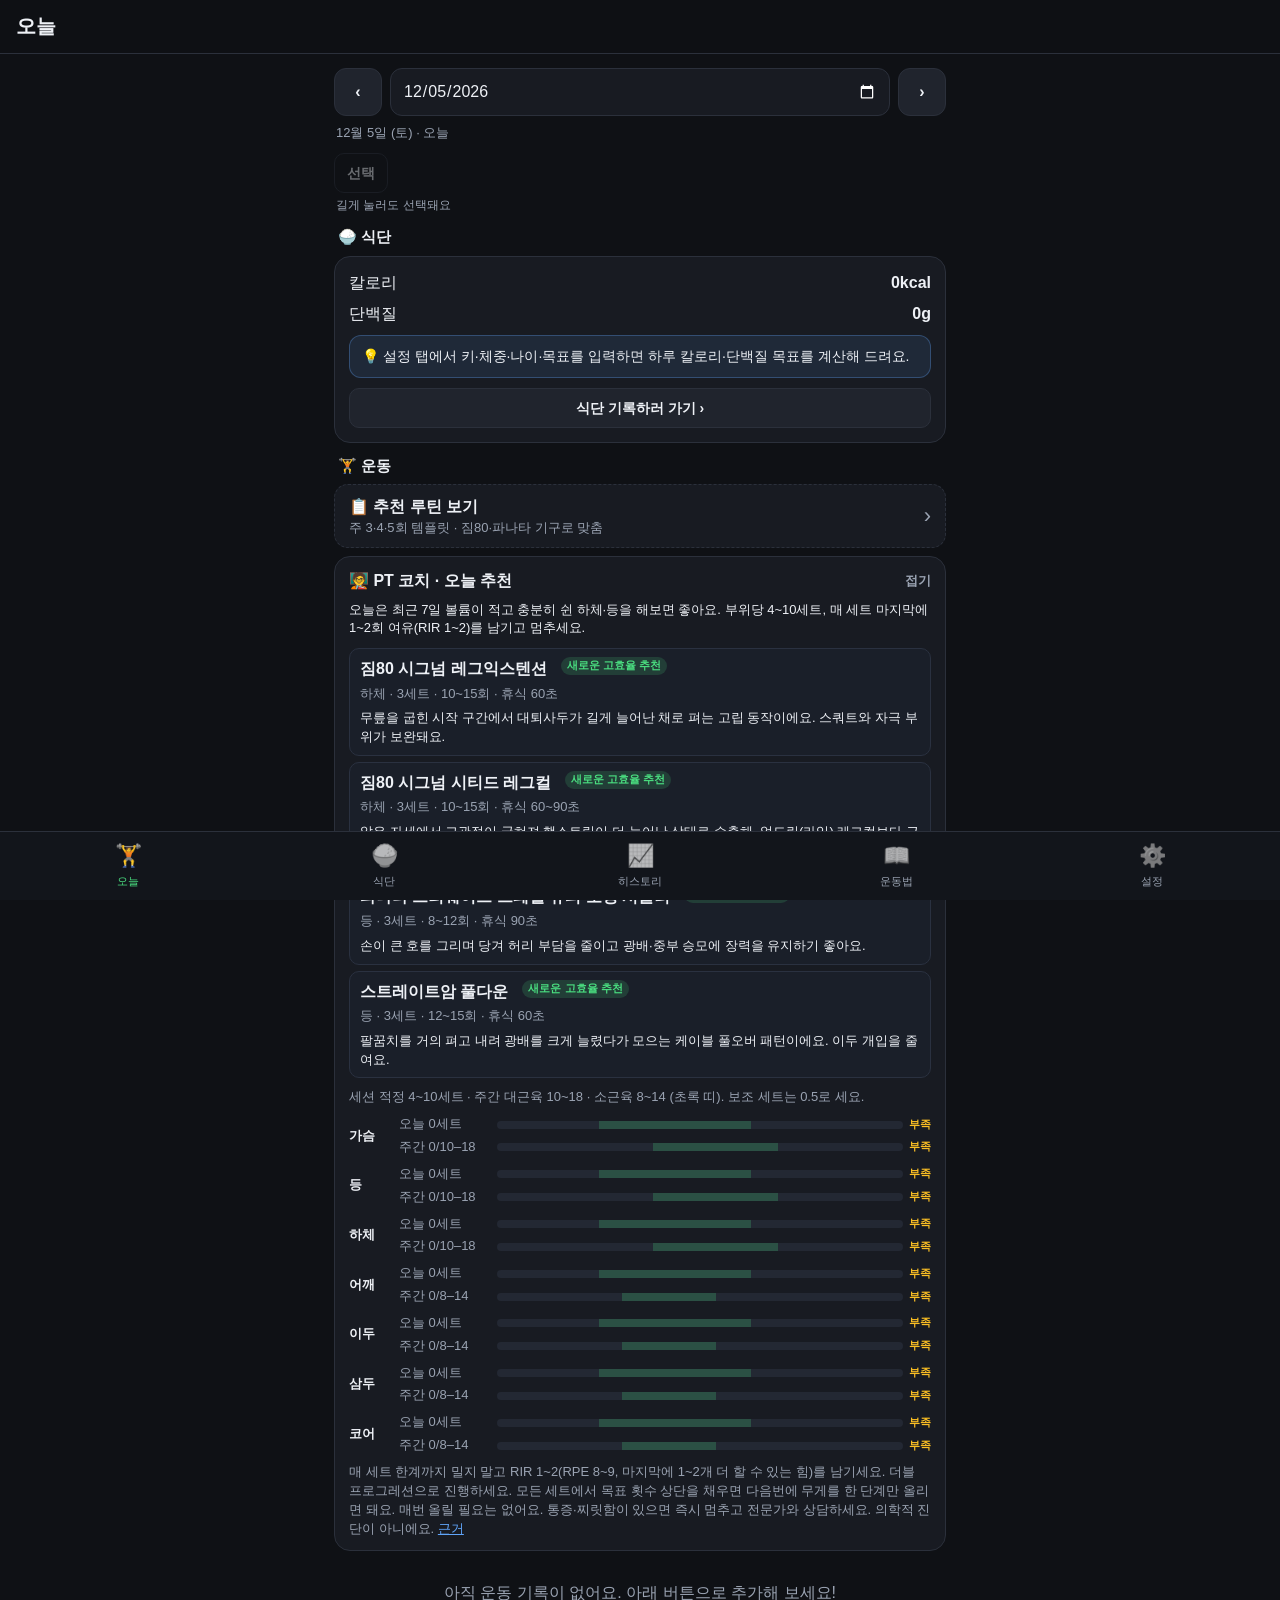
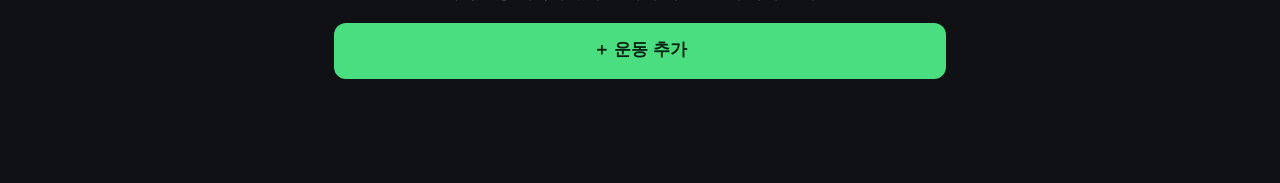
<file: index.html>
<!doctype html>
<html lang="ko">
<head>
<meta charset="utf-8">
<meta name="viewport" content="width=device-width, initial-scale=1, viewport-fit=cover">
<meta name="theme-color" content="#0f1115">
<meta name="description" content="상우님의 운동·식단 기록 앱">
<meta name="apple-mobile-web-app-capable" content="yes">
<meta name="mobile-web-app-capable" content="yes">
<meta name="apple-mobile-web-app-status-bar-style" content="black-translucent">
<meta name="apple-mobile-web-app-title" content="핏로그">
<title>핏로그 · 운동·식단 기록</title>
<link rel="manifest" href="manifest.json">
<link rel="icon" href="icons/icon-192.png">
<link rel="apple-touch-icon" href="icons/apple-touch-icon.png">
<link rel="stylesheet" href="styles.css">
</head>
<body>
<header class="topbar">
  <h1 id="title">오늘</h1>
  <button id="backBtn" class="icon-btn hidden" aria-label="뒤로">‹</button>
</header>
<main id="app"></main>
<nav class="tabbar">
  <button data-tab="log" class="tab active"><span class="ti">🏋️</span><span>오늘</span></button>
  <button data-tab="diet" class="tab"><span class="ti">🍚</span><span>식단</span></button>
  <button data-tab="history" class="tab"><span class="ti">📈</span><span>히스토리</span></button>
  <button data-tab="guide" class="tab"><span class="ti">📖</span><span>운동법</span></button>
  <button data-tab="settings" class="tab"><span class="ti">⚙️</span><span>설정</span></button>
</nav>
<div id="sheet" class="sheet hidden" role="dialog" aria-modal="true">
  <div class="sheet-backdrop"></div>
  <div class="sheet-panel"><div id="sheetBody"></div></div>
</div>
<div id="toast" class="toast hidden"></div>
<script src="exercises.js"></script>
<script src="brands.js"></script>
<script src="gyms.js"></script>
<script src="foods.js"></script>
<script src="brand_foods.js"></script>
<script src="home_recipes.js"></script>
<script src="standards.js"></script>
<script src="forms.js"></script>
<script src="pt_coach.js"></script>
<script src="app.js"></script>
</body>
</html>
</file>
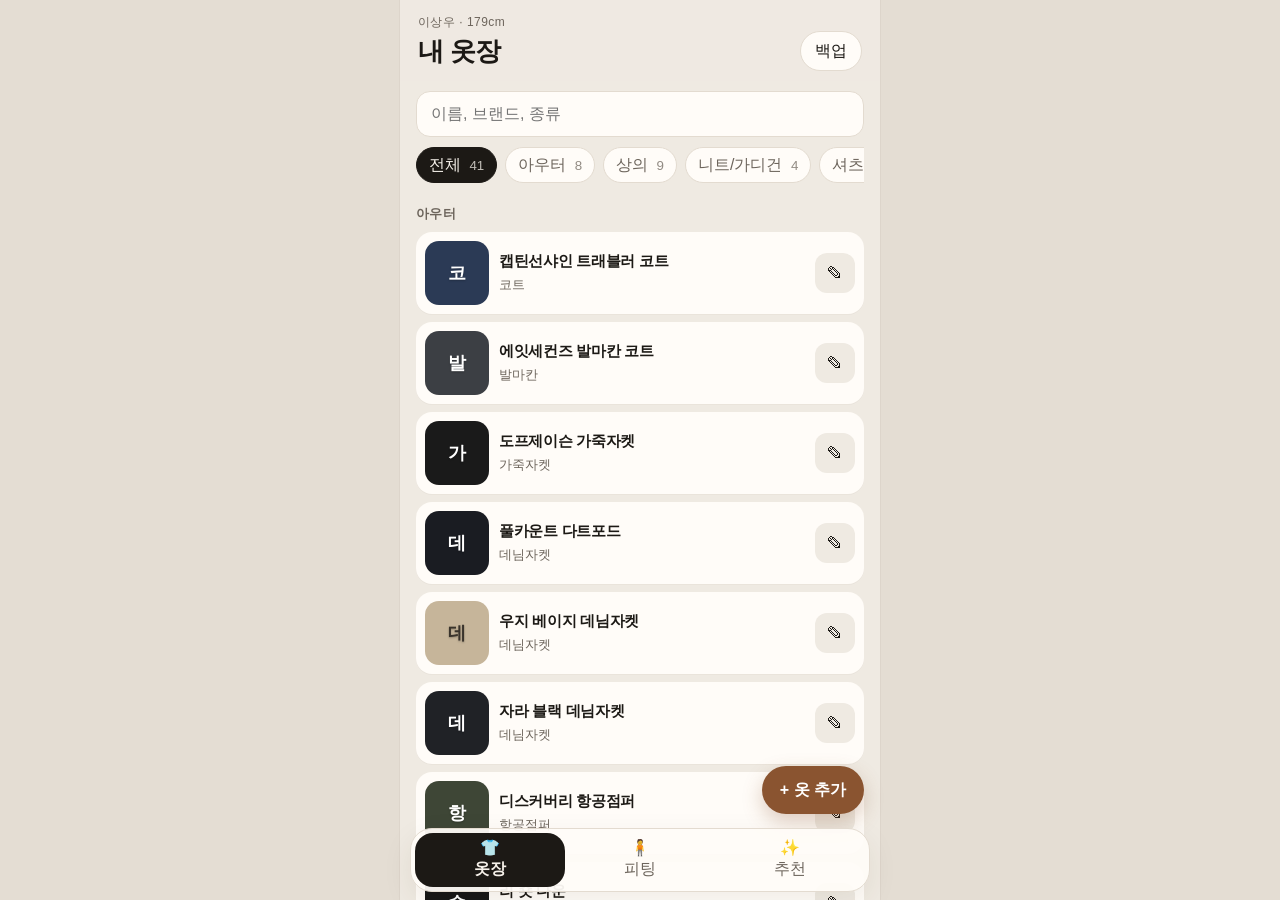
<file: closet/index.html>
<!doctype html>
<html lang="ko">
<head>
<meta charset="utf-8">
<meta name="viewport" content="width=device-width, initial-scale=1, viewport-fit=cover">
<meta name="theme-color" content="#efeae2">
<meta name="description" content="이상우의 옷장. 옷을 기록하고 마네킹에 입혀 보고, 데이트·마실 코디를 받아요.">
<meta name="apple-mobile-web-app-capable" content="yes">
<meta name="mobile-web-app-capable" content="yes">
<meta name="apple-mobile-web-app-status-bar-style" content="default">
<meta name="apple-mobile-web-app-title" content="옷장">
<title>이상우 옷장</title>
<link rel="icon" href="icons/icon-192.png">
<link rel="apple-touch-icon" href="icons/icon-192.png">
<link rel="manifest" href="manifest.json">
<link rel="stylesheet" href="css/styles.css">
</head>
<body>
<div class="app">
  <header class="top">
    <div>
      <p class="who">이상우 · 179cm</p>
      <h1 id="title">내 옷장</h1>
    </div>
    <button id="backupBtn" class="ghost" type="button">백업</button>
  </header>
  <main id="view"><p class="loading">옷장 여는 중…</p></main>
  <button id="fab" class="fab" type="button">+ 옷 추가</button>
  <nav class="tabs" aria-label="메뉴">
    <button class="tab on" type="button" data-act="tab" data-tab="closet"><span class="ti">👕</span><span>옷장</span></button>
    <button class="tab" type="button" data-act="tab" data-tab="fit"><span class="ti">🧍</span><span>피팅<span id="fitCount" class="count" hidden>0</span></span></button>
    <button class="tab" type="button" data-act="tab" data-tab="reco"><span class="ti">✨</span><span>추천</span></button>
  </nav>
  <div id="sheet" class="sheet" hidden></div>
  <div id="toast" class="toast" hidden></div>
</div>
<script src="js/data.js"></script>
<script src="js/color.js"></script>
<script src="js/db.js"></script>
<script src="js/draw.js"></script>
<script src="js/reco.js"></script>
<script src="js/app.js"></script>
</body>
</html>
</file>
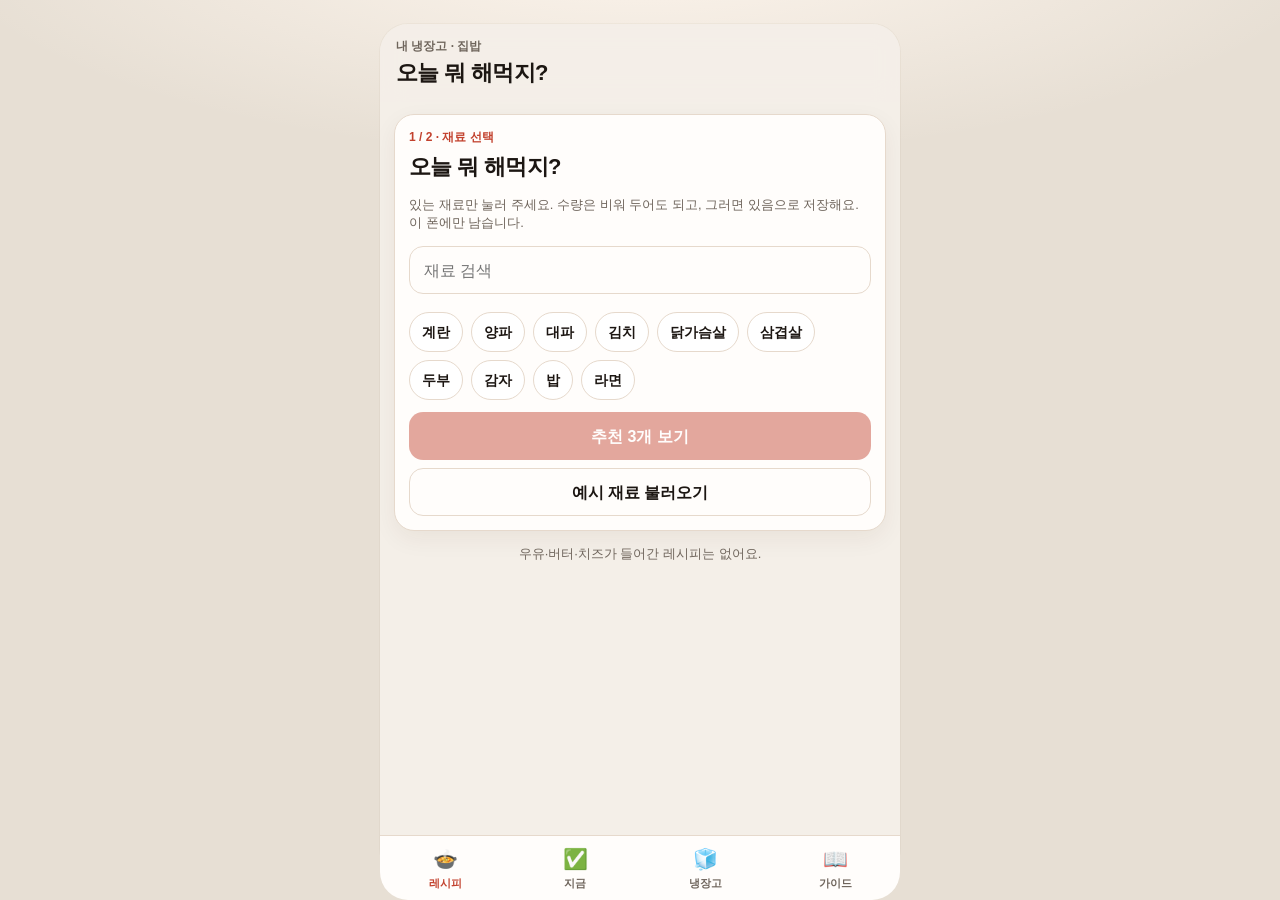
<file: recipes/index.html>
<!doctype html>
<html lang="ko">
<head>
<meta charset="utf-8">
<meta name="viewport" content="width=device-width, initial-scale=1, viewport-fit=cover">
<meta name="theme-color" content="#f4efe8">
<meta name="description" content="내 냉장고 재료로 오늘 해먹을 집밥 3개를 골라 주는 레시피.">
<meta name="apple-mobile-web-app-capable" content="yes">
<meta name="mobile-web-app-capable" content="yes">
<meta name="apple-mobile-web-app-status-bar-style" content="default">
<meta name="apple-mobile-web-app-title" content="집밥">
<title>집밥</title>
<link rel="icon" href="icons/icon-192.png">
<link rel="apple-touch-icon" href="icons/icon-192.png">
<link rel="manifest" href="manifest.json">
<link rel="stylesheet" href="css/app.css">
</head>
<body>
<div class="app">
  <header class="top">
    <button id="back" class="back" type="button" hidden aria-label="뒤로">‹</button>
    <div>
      <p class="eyebrow">내 냉장고 · 집밥</p>
      <h1 id="title">레시피</h1>
    </div>
  </header>
  <main id="view"></main>
  <nav class="nav" aria-label="메뉴">
    <button type="button" data-tab="list" data-hash="#/" class="on"><span class="ti">🍲</span><span>레시피</span></button>
    <button type="button" data-tab="now" data-hash="#/now"><span class="ti">✅</span><span>지금</span></button>
    <button type="button" data-tab="fridge" data-hash="#/fridge"><span class="ti">🧊</span><span>냉장고</span></button>
    <button type="button" data-tab="guide" data-hash="#/guide"><span class="ti">📖</span><span>가이드</span></button>
  </nav>
  <div id="toast" class="toast" hidden></div>
</div>
<script src="js/measure.js"></script>
<script src="js/recipes.js"></script>
<script src="js/more-recipes.js"></script>
<script src="js/more-b.js"></script>
<script src="js/more-c.js"></script>
<script src="js/app.js"></script>
</body>
</html>
</file>
<file: styles.css>
:root{
  --bg:#0f1115; --card:#181b22; --card2:#20242d; --line:#2b303b; --text:#eef1f6; --muted:#9aa3b2;
  --accent:#4ade80; --accent2:#22c55e; --up:#4ade80; --down:#f87171; --same:#a3a3a3; --warn:#fbbf24; --blue:#60a5fa;
  --r:16px; --safe-b:env(safe-area-inset-bottom,0px);
}
*{box-sizing:border-box;-webkit-tap-highlight-color:transparent}
html,body{margin:0;background:var(--bg);color:var(--text);font-family:-apple-system,BlinkMacSystemFont,"Apple SD Gothic Neo","Pretendard","Noto Sans KR","Malgun Gothic",sans-serif;font-size:16px;line-height:1.45}
body{padding-bottom:calc(84px + var(--safe-b))}
button,input,select{font:inherit;color:inherit}
.hidden{display:none!important}
.topbar{position:sticky;top:0;z-index:10;display:flex;align-items:center;gap:8px;padding:calc(env(safe-area-inset-top,0px) + 12px) 16px 12px;background:rgba(15,17,21,.92);backdrop-filter:blur(10px);border-bottom:1px solid var(--line)}
.topbar h1{font-size:20px;margin:0;flex:1;order:2}
.icon-btn{order:1;background:none;border:0;font-size:32px;line-height:1;width:44px;height:44px;margin-left:-10px;cursor:pointer}
main{padding:14px 14px 20px;max-width:640px;margin:0 auto}
.tabbar{position:fixed;left:0;right:0;bottom:0;z-index:20;display:flex;background:#12151b;border-top:1px solid var(--line);padding-bottom:var(--safe-b)}
.tab{flex:1;background:none;border:0;padding:8px 0 10px;display:flex;flex-direction:column;align-items:center;gap:2px;font-size:12px;color:var(--muted);min-height:62px;cursor:pointer}
.tab .ti{font-size:22px;filter:grayscale(1);opacity:.7}
.tab.active{color:var(--accent)} .tab.active .ti{filter:none;opacity:1}
.card{background:var(--card);border:1px solid var(--line);border-radius:var(--r);padding:14px;margin-bottom:12px}
.row{display:flex;align-items:center;gap:8px}
.between{justify-content:space-between}
.muted{color:var(--muted)} .small{font-size:13px}
.btn{display:inline-flex;align-items:center;justify-content:center;gap:6px;min-height:48px;padding:0 16px;border-radius:12px;border:1px solid var(--line);background:var(--card2);font-weight:600;cursor:pointer}
.btn.primary{background:var(--accent);color:#06210f;border-color:transparent}
.btn.ghost{background:transparent}
.btn.danger{color:var(--down);border-color:#4a2a2a}
.btn.block{width:100%}
.btn.sm{min-height:40px;padding:0 12px;font-size:14px;border-radius:10px}
.datebar{display:flex;align-items:center;gap:8px;margin-bottom:12px}
.datebar input{flex:1;min-height:48px;background:var(--card);border:1px solid var(--line);border-radius:12px;padding:0 12px;color-scheme:dark;font-size:16px}
.datebar .btn{min-width:48px;padding:0}
.ex-head{display:flex;align-items:flex-start;justify-content:space-between;gap:8px;margin-bottom:8px}
.ex-name{font-size:18px;font-weight:700;margin:0}
.ex-name button{background:none;border:0;padding:0;font-weight:700;font-size:18px;text-align:left;cursor:pointer}
.tag{display:inline-block;font-size:12px;padding:2px 8px;border-radius:999px;background:var(--card2);color:var(--muted);margin-right:4px}
.sets{width:100%;border-collapse:collapse}
.set-row{display:grid;grid-template-columns:34px 1fr 1fr 44px 44px;gap:6px;align-items:center;margin-bottom:6px}
.set-row.hdr{font-size:12px;color:var(--muted);margin-bottom:4px}
.set-no{text-align:center;color:var(--muted);font-weight:700}
.set-row input{width:100%;min-height:46px;border-radius:10px;border:1px solid var(--line);background:var(--bg);text-align:center;font-size:18px;font-weight:600;padding:0 4px}
.set-row input:focus{outline:2px solid var(--accent);border-color:transparent}
.mini{min-height:44px;border-radius:10px;border:1px solid var(--line);background:var(--card2);cursor:pointer;font-size:16px}
.mini.del{color:var(--down)}
.actions{display:flex;gap:8px;margin-top:6px;flex-wrap:wrap}
.actions .btn{flex:1}
.cmp{margin-top:12px;border-top:1px dashed var(--line);padding-top:12px}
.prev-sets{font-size:14px;color:var(--muted);margin-bottom:8px}
.metrics{display:grid;grid-template-columns:1fr 1fr;gap:8px}
.metric{background:var(--card2);border-radius:12px;padding:8px 10px}
.metric .lbl{font-size:12px;color:var(--muted)}
.metric .val{font-size:16px;font-weight:700}
.metric .d{display:block;margin-left:0}
.mini.dup{font-size:13px;font-weight:600}
.d{font-weight:700;font-size:14px;margin-left:4px}
.up{color:var(--up)} .down{color:var(--down)} .same{color:var(--same)}
.msg{margin-top:10px;padding:10px 12px;border-radius:12px;background:rgba(74,222,128,.1);border:1px solid rgba(74,222,128,.25);font-weight:600}
.msg.neutral{background:rgba(163,163,163,.08);border-color:rgba(163,163,163,.2)}
.msg.down{background:rgba(248,113,113,.08);border-color:rgba(248,113,113,.25);color:var(--text)}
.plateau{margin-top:8px;padding:10px 12px;border-radius:12px;background:rgba(251,191,36,.1);border:1px solid rgba(251,191,36,.3);font-size:14px}
.target{margin-top:8px;padding:10px 12px;border-radius:12px;background:rgba(96,165,250,.1);border:1px solid rgba(96,165,250,.3);font-size:14px}
.pr{display:inline-block;background:var(--warn);color:#2a1d00;font-weight:800;font-size:12px;padding:2px 8px;border-radius:999px;margin-left:6px}
.empty{text-align:center;padding:40px 16px;color:var(--muted)}
.empty .big{font-size:44px}
.search{width:100%;min-height:48px;background:var(--card);border:1px solid var(--line);border-radius:12px;padding:0 14px;margin-bottom:10px;font-size:16px}
.chips{display:flex;gap:6px;overflow-x:auto;padding-bottom:6px;margin-bottom:8px;scrollbar-width:none}
.chip{flex:none;min-height:38px;padding:0 14px;border-radius:999px;border:1px solid var(--line);background:var(--card);cursor:pointer;font-size:14px}
.chip.on{background:var(--accent);color:#06210f;border-color:transparent;font-weight:700}
.chip-lbl{font-size:12px;color:var(--muted);margin:0 2px 4px}
.chip-lbl + .chips{margin-bottom:4px}
.list-item{display:flex;align-items:center;justify-content:space-between;gap:10px;width:100%;min-height:58px;padding:10px 14px;background:var(--card);border:1px solid var(--line);border-radius:14px;margin-bottom:8px;text-align:left;cursor:pointer}
.list-item .t{font-weight:700}
.list-item .s{font-size:13px;color:var(--muted)}
.chev{color:var(--muted);font-size:22px}
.sheet{position:fixed;inset:0;z-index:50}
.sheet-backdrop{position:absolute;inset:0;background:rgba(0,0,0,.6)}
.sheet-panel{position:absolute;left:0;right:0;bottom:0;max-height:88vh;overflow:auto;background:var(--bg);border-radius:20px 20px 0 0;border-top:1px solid var(--line);padding:16px 14px calc(16px + var(--safe-b));max-width:640px;margin:0 auto}
.sheet-panel h2{margin:4px 0 12px;font-size:19px}
.field{margin-bottom:12px}
.field label{display:block;font-size:13px;color:var(--muted);margin-bottom:4px}
.field input,.field select{width:100%;min-height:48px;background:var(--card);border:1px solid var(--line);border-radius:12px;padding:0 12px;font-size:16px}
.guide h3{font-size:16px;margin:16px 0 6px}
.guide ol,.guide ul{margin:0;padding-left:22px}
.guide li{margin-bottom:6px}
.safety{margin-top:16px;padding:12px;border-radius:12px;background:rgba(248,113,113,.08);border:1px solid rgba(248,113,113,.3);font-size:14px}
.rec{display:grid;grid-template-columns:repeat(3,1fr);gap:8px}
.rec div{background:var(--card2);border-radius:12px;padding:8px;text-align:center}
.rec b{display:block;font-size:15px}
.chart-wrap{background:var(--card);border:1px solid var(--line);border-radius:var(--r);padding:10px;margin-bottom:12px}
.chart-wrap svg{width:100%;height:auto;display:block}
.seg{display:flex;background:var(--card2);border-radius:12px;padding:4px;margin-bottom:10px}
.seg button{flex:1;min-height:40px;border:0;background:none;border-radius:9px;font-size:14px;color:var(--muted);cursor:pointer}
.seg button.on{background:var(--bg);color:var(--text);font-weight:700}
.toast{position:fixed;left:50%;bottom:calc(96px + var(--safe-b));transform:translateX(-50%);background:#fff;color:#111;padding:10px 16px;border-radius:999px;font-weight:600;z-index:60;box-shadow:0 6px 24px rgba(0,0,0,.4);max-width:90vw;text-align:center;display:flex;align-items:center;gap:10px}
.sum-line{font-size:14px;color:var(--muted)}
.stat-grid{display:grid;grid-template-columns:repeat(3,1fr);gap:8px;margin-bottom:12px}
.stat{background:var(--card);border:1px solid var(--line);border-radius:14px;padding:10px;text-align:center}
.stat b{display:block;font-size:20px}
.stat span{font-size:12px;color:var(--muted)}
textarea{width:100%;min-height:140px;background:var(--card);border:1px solid var(--line);border-radius:12px;padding:10px;font-size:13px;color:var(--text)}
.sec-h{font-size:15px;margin:6px 4px 8px;color:var(--text)}
.bar-row{margin-bottom:8px}
.bar{height:12px;border-radius:999px;background:var(--card2);overflow:hidden;margin-top:4px}
.bar i{display:block;height:100%;border-radius:999px;background:var(--accent);transition:width .3s}
.bar.p i{background:var(--blue)}
.bar.over i{background:var(--down)}
.macro-grid{display:grid;grid-template-columns:repeat(3,1fr);gap:8px;margin-top:6px}
.macro-grid.four{grid-template-columns:repeat(4,1fr)}
.macro-grid>div{background:var(--card2);border-radius:12px;padding:8px;text-align:center}
.macro-grid b{display:block;font-size:15px}
.macro-grid small{font-weight:400;color:var(--muted);font-size:11px}
.tip{margin-top:10px;padding:10px 12px;border-radius:12px;background:rgba(96,165,250,.1);border:1px solid rgba(96,165,250,.3);font-size:14px}
.meal-h{margin:0;font-size:16px}
.food-row{display:flex;justify-content:space-between;align-items:center;gap:10px;width:100%;min-height:54px;padding:8px 10px;margin-top:8px;background:var(--card2);border:0;border-radius:12px;text-align:left;cursor:pointer}
.food-row .t{font-weight:600}.food-row .s{font-size:12px;color:var(--muted)}
.food-row .r{text-align:right;flex:none}.food-row .r b{font-size:16px}.food-row .r span{font-size:12px;color:var(--muted);margin-left:2px}
.add-food{margin-top:8px;border-style:dashed}
.num-in{flex:1;min-height:48px;background:var(--bg);border:1px solid var(--line);border-radius:12px;padding:0 12px;font-size:18px;font-weight:600;text-align:center;min-width:0}
.stepper{display:flex;gap:8px}.stepper .btn{width:56px;font-size:22px;padding:0}
.stepper input{flex:1;min-height:48px;background:var(--card);border:1px solid var(--line);border-radius:12px;text-align:center;font-size:20px;font-weight:700;min-width:0}
.grid2{display:grid;grid-template-columns:1fr 1fr;gap:0 10px}
.check{display:flex;align-items:center;gap:8px;font-size:14px;min-height:40px}
.check input{width:22px;height:22px}
.legend{display:flex;gap:14px;justify-content:center;font-size:12px;color:var(--muted);margin-top:4px}
.legend i{display:inline-block;width:10px;height:10px;border-radius:50%;margin-right:4px;vertical-align:-1px}
.prev-line{font-size:14px;margin-top:6px}
.safety ul{margin:6px 0 0;padding-left:18px}
.tabbar .tab{font-size:11px}
/* v3: 음식 분량·출처·근거 */
.chips.wrap{flex-wrap:wrap;overflow:visible}
.src-tag{display:inline-block;font-size:11px;padding:0 6px;border-radius:8px;background:#232833;color:var(--muted);margin-left:4px;white-space:nowrap}
.src-tag.home{background:#243528;color:#b7e3a8}
.srcbox{background:#171b23;border:1px solid var(--line);border-radius:12px;padding:10px 12px;margin:0 0 12px;line-height:1.55}
.srcbox > div + div{margin-top:4px}
.srcbox .warn{color:var(--warn)}
.list-item.sm{min-height:46px;padding:8px 12px}
.list-item.sm .chev{font-size:12px;color:var(--accent)}
details.guide{background:#171b23;border:1px solid var(--line);border-radius:12px;padding:8px 12px;margin-bottom:10px}
details.guide summary{cursor:pointer;font-weight:700;font-size:14px}
.ptable{width:100%;border-collapse:collapse;margin:8px 0;font-size:13px}
.ptable th{text-align:left;font-weight:600;padding:5px 8px 5px 0;vertical-align:top;white-space:nowrap}
.ptable td{padding:5px 0;color:var(--text)}
.ptable tr + tr{border-top:1px solid var(--line)}
.card.ev h3{margin:0 0 8px}
.card.ev code{font-size:12px;background:#171b23;padding:1px 5px;border-radius:6px}
.card.ev a, .muted a{color:var(--blue)}
.refs{padding-left:20px;line-height:1.5}
.refs li{margin-bottom:8px;word-break:break-word}
/* v4: 상위 %, 기대치, 자세 그림 */
.pct{margin-top:8px;padding:10px 12px;border-radius:12px;background:rgba(251,191,36,.08);border:1px solid rgba(251,191,36,.28);font-size:14px}
.pct a,.pct-card a,.pct-sum a{color:var(--accent)}
.expect{margin:0 0 12px;padding:10px 12px;border-radius:12px;background:rgba(74,222,128,.08);border:1px solid rgba(74,222,128,.25);font-size:14px}
.pct-big{font-size:20px;margin:4px 0 2px}.pct-big b{color:#fbbf24;font-size:26px}
.lvbar{width:100%;height:auto;display:block;margin-top:4px}
.pct-row{display:grid;grid-template-columns:1fr auto 52px;gap:8px;align-items:center;padding:7px 0;border-bottom:1px solid #232733;font-size:14px}
.pct-row:last-of-type{border-bottom:0}.pct-row b{color:#fbbf24}.pct-row .lv{color:var(--muted,#9aa3b2);font-size:12px;text-align:right}
.form-card h3{margin:14px 0 8px}
.form-stage{position:relative;background:#11141a;border-radius:14px;overflow:hidden}
.form-main{width:100%;height:auto;display:block}
.form-play{position:absolute;left:8px;bottom:8px;width:36px;height:36px;border-radius:50%;border:1px solid #2b303b;background:rgba(15,17,21,.85);color:#eef1f6;font-size:14px}
.form-cap{margin:6px 2px 0}
.form-minis{display:grid;grid-template-columns:1fr 1fr;gap:8px;margin-top:10px}
.form-mini{margin:0;background:#11141a;border-radius:12px;padding:4px 4px 6px;border:1px solid #232733}
.form-mini svg{width:100%;height:auto;display:block}
.form-mini figcaption{font-size:12px;text-align:center;color:#cbd5e1;margin-top:2px}
.form-mini.bad{border-color:rgba(248,113,113,.45)}.form-mini.bad figcaption{color:#fca5a5}
.cues{list-style:none;padding:0;margin:0}
.cues li{display:flex;gap:10px;align-items:flex-start;padding:6px 0;font-size:14px;line-height:1.45}
.cue-n{flex:0 0 22px;height:22px;border-radius:50%;border:2px solid #4ade80;color:#4ade80;font-weight:800;font-size:12px;display:flex;align-items:center;justify-content:center;margin-top:1px}
.breath{margin-top:10px;padding:10px 12px;border-radius:12px;background:rgba(96,165,250,.08);border:1px solid rgba(96,165,250,.25);font-size:14px}
.bodymap{width:100%;max-width:360px;height:auto;display:block;margin:0 auto 6px}
@media (prefers-reduced-motion: reduce){.form-play{display:none}}
/* 브랜드 · 루틴 (v7) */
.tag.brand{font-weight:700;margin:0 6px 2px 0}
.tag.brand.gym80{background:rgba(251,146,60,.16);color:#fdba74}
.tag.brand.panatta{background:rgba(96,165,250,.16);color:#93c5fd}
.brand-card{border-color:rgba(251,191,36,.35)}
.chk{display:flex;align-items:center;gap:8px;min-height:44px;padding:4px 2px;cursor:pointer}
.chk input{width:22px;height:22px;accent-color:var(--accent)}
.rt-dh{display:flex;justify-content:space-between;align-items:center;gap:8px}
.rt-dh h3{margin:0;font-size:16px}
.rt-it{display:flex;flex-wrap:wrap;justify-content:space-between;align-items:center;gap:6px 8px;padding:10px 0;border-top:1px solid var(--line)}
.rt-it:first-of-type{border-top:0}
.rt-t{min-width:0;flex:1 1 100%}
.rt-t a{color:inherit;font-weight:700;text-decoration:none}
.rt-t .s{font-size:13px;color:var(--muted);margin-top:2px}
.rt-ed{display:flex;gap:6px;flex:none;margin-left:auto}
.rt-ed .mini{min-width:44px;min-height:38px;width:auto;padding:0 10px;font-size:15px}
.rt-today{border-color:rgba(74,222,128,.35)}
.rt-cta{border-style:dashed}
.wk-row{display:grid;grid-template-columns:62px 1fr 74px;align-items:center;gap:8px;margin:5px 0;font-size:13px}
.wk-bar{position:relative;height:12px;border-radius:6px;background:var(--card2);overflow:hidden}
.wk-bar .band{position:absolute;top:0;bottom:0;background:rgba(74,222,128,.18)}
.wk-bar b{position:absolute;left:0;top:2px;bottom:2px;border-radius:4px;background:var(--accent)}
.wk-bar s{position:absolute;top:2px;bottom:2px;border-radius:4px;background:var(--accent);opacity:.4}
.wk-v{text-align:right;font-weight:700}
.wk-v em{font-style:normal;font-weight:400;font-size:11px;color:var(--muted)}
.wk-v.low em{color:#fbbf24}.wk-v.high em{color:#f87171}
/* v8: 내 헬스장 */
.rt-note{font-size:12px;color:var(--muted);margin-top:3px;line-height:1.4}
#gymSel{width:100%;min-height:48px;background:var(--card);border:1px solid var(--line);border-radius:12px;padding:0 12px;font-size:16px}
.gym-h{margin:16px 2px 8px;font-size:16px}
.gym-eq .tag{margin:0;white-space:nowrap}
.tag.ok{background:rgba(34,197,94,.16);color:#86efac}
.tag.likely{background:rgba(250,204,21,.16);color:#fde047}
.gym-src{margin:6px 0 0;color:var(--muted);word-break:break-all}
.gym-src a{color:var(--muted);text-decoration:underline}

/* v10: 다중 선택 삭제 · 운동 썸네일 · 단백질 추정 */
.toast-act{background:none;border:0;color:#15803d;font-weight:800;padding:0;cursor:pointer;white-space:nowrap}
.est-badge{display:inline-block;margin-left:4px;padding:1px 6px;border-radius:999px;font-size:11px;font-weight:700;background:rgba(251,191,36,.16);color:var(--warn);vertical-align:middle}
.selbar{display:flex;gap:8px;align-items:center;margin:0 0 4px;flex-wrap:wrap}
.sel-hint{margin:0 2px 12px;font-size:12px;color:var(--muted)}
.food-row,.ex-card,.list-item[data-wsel]{-webkit-touch-callout:none;-webkit-user-select:none;user-select:none}
.ex-card input{-webkit-user-select:text;user-select:text}
.selbar .btn[disabled]{opacity:.4;pointer-events:none}
.sel-box{flex:none;width:22px;height:22px;border:2px solid var(--muted);border-radius:6px;background:transparent;position:relative;padding:0}
.food-row.sel-on .sel-box,.ex-card.sel-on .sel-box,.list-item.sel-on .sel-box{background:var(--accent);border-color:var(--accent)}
.food-row.sel-on .sel-box::after,.ex-card.sel-on .sel-box::after,.list-item.sel-on .sel-box::after{content:"";position:absolute;left:6px;top:2px;width:6px;height:11px;border:solid #06210f;border-width:0 2.5px 2.5px 0;transform:rotate(45deg)}
.food-row.sel-on,.ex-card.sel-on,.list-item.sel-on{outline:2px solid var(--accent);outline-offset:0}
.ex-card.sel-mode{cursor:pointer}
.ex-card.sel-mode .set-row,.ex-card.sel-mode .actions,.ex-card.sel-mode .cmp{pointer-events:none}
.ex-thumb{flex:none;width:46px;height:46px;border-radius:10px;overflow:hidden;background:var(--card2);display:flex;align-items:center;justify-content:center}
.ex-thumb svg{width:46px;height:46px;display:block}
.ex-thumb-fb{display:flex;align-items:center;justify-content:center;width:46px;height:46px;border-radius:10px;font-size:20px;font-weight:800;background:#2b303b}
.ex-thumb-fb[data-g="가슴"]{background:#7f1d1d}
.ex-thumb-fb[data-g="등"]{background:#1e3a5f}
.ex-thumb-fb[data-g="어깨"]{background:#713f12}
.ex-thumb-fb[data-g="하체"]{background:#14532d}
.ex-thumb-fb[data-g="둔근"]{background:#831843}
.ex-thumb-fb[data-g="팔"]{background:#4c1d95}
.ex-thumb-fb[data-g="복근"]{background:#134e4a}
.ex-thumb-fb[data-g="유산소"]{background:#1e3a8a}
.ex-list-main{flex:1;min-width:0}

.rv-sec{margin:16px 0 4px}
.rv-sec h3{margin:0 0 8px;font-size:16px}
.rv-sec p{margin:0 0 8px;line-height:1.5}
.rv-ex{background:var(--card2);border-radius:12px;padding:10px 12px;margin-top:8px}
.rv-ex .nm{font-weight:700}
.rv-ex .meta{font-size:12px;color:var(--muted);margin-top:2px}
.rv-ex p{margin:8px 0 0;font-size:14px;line-height:1.45}
.rv-tag{display:inline-block;font-size:11px;font-weight:700;padding:1px 6px;border-radius:999px;margin-left:6px;background:#1d4e3a;color:#86efac;vertical-align:middle}
.rv-tag.same{background:#2b303b;color:var(--muted)}
.rv-tag.down{background:#3a2424;color:#fca5a5}
.rv-food{background:var(--card2);border-radius:10px;padding:8px 10px;margin-top:6px;font-size:14px;line-height:1.45}

/* PT 코치 */
.pt-card{padding:12px 14px}
.pt-toggle{display:flex;justify-content:space-between;align-items:center;width:100%;background:none;border:0;color:inherit;font:inherit;font-weight:700;padding:0;cursor:pointer;text-align:left}
.pt-card.pt-over{box-shadow:inset 0 0 0 1px rgba(248,113,113,.45)}
.pt-card.pt-ok{box-shadow:inset 0 0 0 1px rgba(74,222,128,.35)}
.pt-legend{margin:0 0 8px}
.pt-table{display:flex;flex-direction:column;gap:8px}
.pt-row{display:grid;grid-template-columns:42px 1fr;gap:8px;align-items:center}
.pt-n{font-size:13px;font-weight:700}
.pt-gauges{display:flex;flex-direction:column;gap:4px}
.pt-gauges>div{display:grid;grid-template-columns:minmax(92px,auto) 1fr auto;gap:6px;align-items:center}
.pt-bar{position:relative;height:8px;border-radius:99px;background:#232833;overflow:hidden}
.pt-bar .band{position:absolute;top:0;bottom:0;background:rgba(74,222,128,.22)}
.pt-bar b{position:relative;display:block;height:100%;background:#4ade80;border-radius:99px}
.pt-st{font-size:11px;font-style:normal;font-weight:700;white-space:nowrap}
.pt-st.low{color:#fbbf24}
.pt-st.ok{color:#4ade80}
.pt-st.high{color:#f87171}
.pt-recs{display:flex;flex-direction:column;gap:6px;margin:0 0 10px}
.pt-rec{display:flex;flex-direction:column;align-items:flex-start;gap:2px;width:100%;padding:8px 10px;border-radius:10px;border:1px solid #2a3140;background:#1a1f29;color:inherit;font:inherit;text-align:left;cursor:pointer}
.pt-rec:active{background:#222836}
.pt-int ul{line-height:1.5}

.sheet-panel .search#fq{position:sticky;top:-16px;z-index:3;background:var(--bg);padding:8px 0 6px}
.sheet-panel #fc.chips{position:sticky;top:36px;z-index:2;background:var(--bg);padding:6px 0 8px;margin-bottom:4px}

/* 고효율 추천 · 운동 완료 */
.he-h{margin:10px 0 6px;font-size:15px}
.he-card{background:var(--card2,#1a1f29);border:1px solid var(--line,#2a3140);border-radius:12px;padding:10px 12px;margin-top:8px}
.he-top{display:flex;align-items:flex-start;justify-content:space-between;gap:8px}
.he-badge{display:inline-block;margin-left:6px;padding:1px 6px;border-radius:99px;background:rgba(74,222,128,.16);color:#4ade80;font-size:11px;font-style:normal;font-weight:700;vertical-align:middle}
.he-badge.dim{background:rgba(148,163,184,.16);color:#94a3b8}
.he-why{margin:6px 0 0;line-height:1.45}
.he-acts{display:flex;gap:6px;margin-top:8px;flex-wrap:wrap}
.he-ref{white-space:nowrap}
.pt-rec .he-top{margin-bottom:2px}
.pt-rec .he-why{text-align:left;margin-top:4px}
</file>
<file: closet/css/styles.css>
:root {
  --bg: #efeae2;
  --bg-2: #e7e0d6;
  --card: #fffcf8;
  --ink: #1c1915;
  --muted: #6d655c;
  --line: #e3dbd0;
  --accent: #8a5430;
  --accent-soft: #f3e4d4;
  --good: #1f6b45;
  --danger: #9d3b32;
  --shadow: 0 10px 30px rgba(70, 48, 24, 0.08);
  --nav: 64px;
  --radius: 18px;
  color-scheme: light;
}

* { box-sizing: border-box; }
html, body { height: 100%; }
body {
  margin: 0;
  background: #e4ddd3;
  color: var(--ink);
  font-family: "Pretendard", "Apple SD Gothic Neo", "Noto Sans KR", "Malgun Gothic", sans-serif;
  font-size: 16px;
  line-height: 1.45;
  -webkit-font-smoothing: antialiased;
}
button, input, select { font: inherit; color: inherit; }
button { cursor: pointer; }
img { max-width: 100%; display: block; }

.app {
  width: min(480px, 100%);
  height: 100dvh;
  margin: 0 auto;
  background: var(--bg);
  display: flex;
  flex-direction: column;
  position: relative;
  box-shadow: 0 0 0 1px rgba(60, 40, 20, 0.04);
}

.top {
  display: flex;
  align-items: flex-end;
  justify-content: space-between;
  padding: calc(14px + env(safe-area-inset-top)) 18px 10px;
  background: rgba(239, 234, 226, 0.92);
  position: sticky;
  top: 0;
  z-index: 4;
}
.who {
  margin: 0;
  font-size: 12px;
  letter-spacing: 0.04em;
  color: var(--muted);
}
.top h1 {
  margin: 2px 0 0;
  font-size: 26px;
  font-weight: 720;
  letter-spacing: -0.03em;
}
.ghost, .solid, .soft, .textbtn {
  border: 0;
  border-radius: 999px;
  min-height: 40px;
  padding: 0 14px;
}
.ghost {
  background: transparent;
  border: 1px solid var(--line);
  background: var(--card);
}
.solid {
  background: var(--ink);
  color: #f7f3ec;
  font-weight: 650;
}
.soft {
  background: var(--accent-soft);
  color: var(--accent);
  font-weight: 650;
}
.textbtn {
  background: transparent;
  color: var(--muted);
  padding: 0 8px;
}
.danger { color: var(--danger); }
.solid.danger { background: var(--danger); color: #fff; }

#view {
  flex: 1;
  overflow: auto;
  padding: 6px 16px calc(var(--nav) + 28px + env(safe-area-inset-bottom));
  -webkit-overflow-scrolling: touch;
}

.tabs {
  position: absolute;
  left: 10px;
  right: 10px;
  bottom: calc(8px + env(safe-area-inset-bottom));
  height: var(--nav);
  display: grid;
  grid-template-columns: repeat(3, 1fr);
  background: rgba(255, 252, 248, 0.94);
  border: 1px solid var(--line);
  border-radius: 22px;
  box-shadow: var(--shadow);
  z-index: 6;
  padding: 4px;
}
.tab {
  border: 0;
  background: transparent;
  border-radius: 18px;
  display: flex;
  flex-direction: column;
  align-items: center;
  justify-content: center;
  gap: 1px;
  color: var(--muted);
  min-height: 52px;
}
.tab .ti { font-size: 16px; line-height: 1; }
.tab.on {
  background: var(--ink);
  color: #f6f1ea;
  font-weight: 680;
}
.tab .count {
  font-size: 10px;
  background: var(--accent);
  color: white;
  border-radius: 99px;
  padding: 0 5px;
  margin-left: 4px;
}

.fab {
  position: absolute;
  right: 16px;
  bottom: calc(var(--nav) + 22px + env(safe-area-inset-bottom));
  z-index: 5;
  border: 0;
  background: var(--accent);
  color: white;
  border-radius: 999px;
  min-height: 48px;
  padding: 0 18px;
  font-weight: 700;
  box-shadow: 0 8px 20px rgba(138, 84, 48, 0.28);
}
.fab[hidden] { display: none; }

.search {
  width: 100%;
  border: 1px solid var(--line);
  background: var(--card);
  border-radius: 14px;
  min-height: 46px;
  padding: 0 14px;
  margin: 4px 0 10px;
  outline: none;
}
.search:focus { border-color: #c4a88a; }

.chips {
  display: flex;
  gap: 8px;
  overflow-x: auto;
  padding-bottom: 8px;
  scrollbar-width: none;
}
.chips::-webkit-scrollbar { display: none; }
.chip {
  flex: 0 0 auto;
  border: 1px solid var(--line);
  background: var(--card);
  border-radius: 999px;
  min-height: 36px;
  padding: 0 12px;
  color: var(--muted);
}
.chip.on {
  background: var(--ink);
  color: #f7f3ec;
  border-color: var(--ink);
}
.chip small { margin-left: 4px; opacity: 0.75; }

.group { margin: 14px 0 6px; }
.group h2 {
  margin: 0 0 8px;
  font-size: 13px;
  font-weight: 700;
  color: var(--muted);
  letter-spacing: 0.02em;
}
.item {
  display: flex;
  gap: 8px;
  align-items: center;
  background: var(--card);
  border-radius: 16px;
  padding: 8px;
  margin-bottom: 8px;
  border: 1.5px solid transparent;
  box-shadow: 0 1px 0 rgba(70, 48, 24, 0.03);
}
.item.on { border-color: var(--accent); }
.item-main {
  flex: 1;
  display: grid;
  grid-template-columns: 64px 1fr;
  gap: 10px;
  align-items: center;
  background: none;
  border: 0;
  text-align: left;
  padding: 0;
  min-width: 0;
}
.thumb {
  width: 64px;
  height: 64px;
  border-radius: 14px;
  overflow: hidden;
  position: relative;
}
.thumb img { width: 100%; height: 100%; object-fit: cover; }
.thumb .letter {
  position: absolute;
  inset: 0;
  display: grid;
  place-items: center;
  color: rgba(255,255,255,.92);
  font-weight: 750;
  font-size: 18px;
  text-shadow: 0 1px 2px rgba(0,0,0,.25);
}
.meta { min-width: 0; }
.meta strong {
  display: block;
  font-size: 15px;
  letter-spacing: -0.02em;
  word-break: keep-all;
}
.meta span, .hint, .sub {
  color: var(--muted);
  font-size: 13px;
}
.worn-tag {
  display: inline-block;
  margin-top: 4px;
  font-size: 11px;
  color: var(--accent);
  background: var(--accent-soft);
  border-radius: 99px;
  padding: 1px 7px;
}
.icon-btn {
  width: 40px;
  height: 40px;
  border-radius: 12px;
  border: 0;
  background: var(--bg);
  color: var(--ink);
}

.stage {
  display: grid;
  grid-template-columns: 72px 1fr;
  gap: 8px;
  align-items: start;
  background:
    radial-gradient(120% 80% at 50% 0%, #f7f3ec 0%, #efe6da 55%, #e7dccb 100%);
  border-radius: 24px;
  min-height: 420px;
  padding: 8px 8px 0;
  border: 1px solid #e6dccf;
}
.stage.solo { grid-template-columns: 1fr; }
.side-photos {
  display: flex;
  flex-direction: column;
  gap: 8px;
  padding-top: 12px;
}
.side-photos img {
  width: 64px;
  height: 64px;
  object-fit: cover;
  border-radius: 14px;
  border: 2px solid white;
  box-shadow: var(--shadow);
}
.mann { width: 100%; height: auto; max-height: 50dvh; }
.toggles {
  display: grid;
  grid-template-columns: repeat(3, 1fr);
  gap: 8px;
  margin: 12px 0;
}
.toggle {
  background: var(--card);
  border-radius: 14px;
  padding: 8px;
  border: 1px solid var(--line);
}
.toggle p {
  margin: 0 0 6px;
  font-size: 11px;
  color: var(--muted);
}
.seg { display: grid; grid-template-columns: 1fr 1fr; gap: 4px; }
.seg button {
  border: 0;
  background: var(--bg);
  border-radius: 10px;
  min-height: 36px;
  font-size: 13px;
  color: var(--muted);
}
.seg button.on { background: var(--ink); color: white; font-weight: 700; }

.tips {
  background: #f8f1e6;
  border-radius: 16px;
  padding: 12px 14px;
  margin: 8px 0 12px;
}
.tips strong { display: block; margin-bottom: 6px; }
.tips li { margin: 4px 0; }

.row-actions, .inline {
  display: flex;
  gap: 8px;
  flex-wrap: wrap;
  margin: 8px 0 14px;
}
.chips-worn { display: flex; flex-wrap: wrap; gap: 6px; margin-bottom: 8px; }
.pill {
  display: inline-flex;
  align-items: center;
  gap: 6px;
  background: var(--card);
  border: 1px solid var(--line);
  border-radius: 999px;
  min-height: 34px;
  padding: 0 10px;
  font-size: 13px;
}
.dot { width: 10px; height: 10px; border-radius: 50%; border: 1px solid rgba(0,0,0,.12); display: inline-block; }

.card {
  background: var(--card);
  border-radius: var(--radius);
  padding: 14px;
  margin: 10px 0;
  border: 1px solid #efe8de;
}
.card h3 { margin: 0 0 6px; font-size: 17px; letter-spacing: -0.02em; }
.card p { margin: 6px 0; }
.names { margin: 8px 0; font-size: 14px; word-break: keep-all; }
.kicker {
  display: flex;
  gap: 6px;
  flex-wrap: wrap;
  margin-bottom: 6px;
}
.tag {
  font-size: 12px;
  background: var(--bg);
  border-radius: 99px;
  padding: 3px 8px;
  color: var(--muted);
}
.tag.hot { background: #f6e7dc; color: var(--accent); }

.sheet {
  position: absolute;
  inset: 0;
  z-index: 20;
  display: flex;
  flex-direction: column;
  justify-content: flex-end;
}
.sheet[hidden] { display: none; }
.sheet-back {
  position: absolute;
  inset: 0;
  background: rgba(28, 25, 21, 0.38);
  border: 0;
}
.sheet-panel {
  position: relative;
  background: #fbf8f4;
  border-radius: 22px 22px 0 0;
  max-height: min(92dvh, 760px);
  overflow: auto;
  padding: 12px 16px calc(18px + env(safe-area-inset-bottom));
  box-shadow: 0 -12px 40px rgba(40, 24, 10, 0.16);
}
.handle {
  width: 42px;
  height: 4px;
  border-radius: 99px;
  background: #ddd4c8;
  margin: 2px auto 10px;
}
.sheet h2 { margin: 0 0 10px; font-size: 20px; }
label.field { display: block; margin: 10px 0; }
label.field span, .field-label {
  display: block;
  font-size: 12px;
  color: var(--muted);
  margin-bottom: 6px;
}
.field input[type="text"], .field select, .field input[type="color"] {
  width: 100%;
  min-height: 46px;
  border-radius: 12px;
  border: 1px solid var(--line);
  background: white;
  padding: 0 12px;
}
.color-row { display: flex; gap: 8px; align-items: center; }
.color-row input[type="color"] {
  width: 54px;
  padding: 4px;
  flex: 0 0 auto;
}
.presets { display: flex; flex-wrap: wrap; gap: 6px; margin-top: 8px; }
.sw {
  width: 28px;
  height: 28px;
  border-radius: 50%;
  border: 2px solid white;
  box-shadow: 0 0 0 1px #ddd;
  padding: 0;
}
.sw.on { box-shadow: 0 0 0 2px var(--ink); }
.photo-box {
  display: flex;
  gap: 10px;
  align-items: center;
}
.photo-box img, .photo-ph {
  width: 84px;
  height: 84px;
  border-radius: 16px;
  object-fit: cover;
  background: var(--bg-2);
}
.filebtn {
  position: relative;
  overflow: hidden;
  display: inline-flex;
  align-items: center;
  justify-content: center;
}
.filebtn input {
  position: absolute;
  inset: 0;
  opacity: 0;
  cursor: pointer;
}
.suggest {
  font-size: 13px;
  color: var(--accent);
  margin: 6px 0 0;
}
.checks { display: flex; gap: 6px; flex-wrap: wrap; }
.check {
  border: 1px solid var(--line);
  background: white;
  border-radius: 999px;
  min-height: 36px;
  padding: 0 12px;
}
.check.on { background: var(--ink); color: white; border-color: var(--ink); }
.sheet-actions {
  display: flex;
  gap: 8px;
  margin-top: 14px;
}
.sheet-actions .solid, .sheet-actions .soft, .sheet-actions .ghost { flex: 1; }

.toast {
  position: absolute;
  left: 50%;
  bottom: calc(var(--nav) + 24px + env(safe-area-inset-bottom));
  transform: translateX(-50%);
  background: var(--ink);
  color: #f6f1ea;
  border-radius: 999px;
  padding: 10px 14px;
  font-size: 14px;
  z-index: 30;
  max-width: calc(100% - 32px);
  text-align: center;
}
.toast[hidden] { display: none; }

.empty {
  text-align: center;
  color: var(--muted);
  padding: 28px 10px;
}
.loading {
  padding: 40px 10px;
  text-align: center;
  color: var(--muted);
}
.fit-note {
  margin: 0 0 8px;
  font-size: 12px;
  color: var(--muted);
  text-align: center;
}
.saved-item {
  display: flex;
  justify-content: space-between;
  gap: 8px;
  align-items: center;
  padding: 8px 0;
  border-top: 1px solid var(--line);
}
.saved-item strong { font-size: 15px; }
hr.sep { border: 0; border-top: 1px solid var(--line); margin: 16px 0; }

@media (max-width: 360px) {
  .toggles { grid-template-columns: 1fr; }
  .top h1 { font-size: 22px; }
}
</file>
<file: recipes/css/app.css>
:root {
  --bg: #f4efe8;
  --bg-2: #ebe3d8;
  --card: #fffdfb;
  --ink: #1c1612;
  --muted: #6f655c;
  --line: #e6d9cc;
  --accent: #c2412d;
  --accent-2: #8f2d1e;
  --accent-soft: #fde8e2;
  --good: #1b7a45;
  --good-soft: #e5f6ec;
  --miss: #9a5410;
  --miss-soft: #fff1dc;
  --info: #245c78;
  --info-soft: #e7f2f8;
  --shadow: 0 8px 24px rgba(70, 42, 24, 0.06);
  --nav: 64px;
  --r: 18px;
  color-scheme: light;
}
* { box-sizing: border-box; -webkit-tap-highlight-color: transparent; }
html, body { height: 100%; }
body {
  margin: 0;
  background:
    radial-gradient(1200px 400px at 50% -80px, #fff7ef 0%, transparent 60%),
    #e7dfd4;
  color: var(--ink);
  font-family: "Apple SD Gothic Neo", "Pretendard", "Noto Sans KR", "Malgun Gothic", sans-serif;
  font-size: 16px;
  line-height: 1.45;
}
button, input, select, textarea { font: inherit; color: inherit; }
button { cursor: pointer; }
.app {
  width: min(520px, 100%);
  min-height: 100dvh;
  margin: 0 auto;
  background: var(--bg);
  display: flex;
  flex-direction: column;
  position: relative;
  box-shadow: 0 0 0 1px rgba(80, 50, 20, 0.04);
}
.top {
  position: sticky;
  top: 0;
  z-index: 20;
  display: flex;
  gap: 8px;
  align-items: flex-end;
  padding: calc(env(safe-area-inset-top, 0px) + 14px) 16px 12px;
  background: rgba(244, 239, 232, 0.94);
  backdrop-filter: blur(12px);
  border-bottom: 1px solid transparent;
}
.top h1 { margin: 0; font-size: 22px; letter-spacing: -0.03em; }
.eyebrow { margin: 0 0 2px; color: var(--muted); font-size: 12px; font-weight: 700; }
.back {
  width: 44px;
  height: 44px;
  margin: 0 0 -4px -6px;
  border: 0;
  border-radius: 12px;
  background: transparent;
  font-size: 28px;
  line-height: 1;
}
#view {
  flex: 1;
  padding: 12px 14px calc(var(--nav) + env(safe-area-inset-bottom, 0px) + 28px);
}
.nav {
  position: fixed;
  left: 50%;
  transform: translateX(-50%);
  width: min(520px, 100%);
  bottom: 0;
  z-index: 30;
  display: flex;
  background: #fffdfb;
  border-top: 1px solid var(--line);
  padding-bottom: env(safe-area-inset-bottom, 0px);
}
.nav button {
  flex: 1;
  min-height: var(--nav);
  border: 0;
  background: transparent;
  color: var(--muted);
  display: flex;
  flex-direction: column;
  align-items: center;
  justify-content: center;
  gap: 2px;
  font-size: 11px;
  font-weight: 700;
}
.nav button .ti { font-size: 20px; }
.nav button.on { color: var(--accent); }
.search, .field input, .field select, .field textarea, .inline input, .inline select {
  width: 100%;
  min-height: 48px;
  border-radius: 14px;
  border: 1px solid var(--line);
  background: var(--card);
  padding: 0 14px;
  font-size: 16px;
}
.field textarea { min-height: 88px; padding: 12px 14px; resize: vertical; }
.search { margin-bottom: 10px; }
.tabs {
  display: flex;
  gap: 8px;
  overflow-x: auto;
  padding-bottom: 8px;
  margin: 0 -14px 8px;
  padding-left: 14px;
  padding-right: 14px;
  scrollbar-width: none;
  position: sticky;
  top: 72px;
  z-index: 15;
  background: linear-gradient(var(--bg), var(--bg) 80%, transparent);
}
.tabs::-webkit-scrollbar { display: none; }
.tab {
  flex: none;
  min-height: 44px;
  padding: 0 14px;
  border-radius: 999px;
  border: 1px solid var(--line);
  background: var(--card);
  font-weight: 700;
}
.tab.on { background: var(--ink); color: #fff; border-color: var(--ink); }
.tab small { font-weight: 700; opacity: 0.7; margin-left: 4px; }
.card {
  background: var(--card);
  border: 1px solid var(--line);
  border-radius: var(--r);
  padding: 14px;
  margin-bottom: 10px;
  box-shadow: var(--shadow);
}
.recipe {
  width: 100%;
  text-align: left;
  display: block;
}
.recipe:active { transform: scale(0.995); }
.kicker {
  display: flex;
  gap: 6px;
  flex-wrap: wrap;
  margin-bottom: 6px;
}
.chip {
  display: inline-flex;
  align-items: center;
  min-height: 24px;
  padding: 0 8px;
  border-radius: 999px;
  background: var(--bg-2);
  color: var(--muted);
  font-size: 12px;
  font-weight: 800;
}
.chip.own { background: var(--accent-soft); color: var(--accent-2); }
.chip.good { background: var(--good-soft); color: var(--good); }
.chip.miss { background: var(--miss-soft); color: var(--miss); }
.chip.info { background: var(--info-soft); color: var(--info); }
.recipe h2, .page-h { margin: 0 0 4px; font-size: 18px; letter-spacing: -0.03em; }
.meta { color: var(--muted); font-size: 13px; }
.macros {
  display: flex;
  gap: 8px;
  margin-top: 10px;
}
.macro {
  flex: 1;
  background: #faf6f1;
  border-radius: 12px;
  padding: 8px 10px;
}
.macro b { display: block; font-size: 16px; letter-spacing: -0.03em; }
.macro span { color: var(--muted); font-size: 12px; font-weight: 700; }
.est {
  display: inline-block;
  margin-left: 4px;
  padding: 0 6px;
  border-radius: 999px;
  background: var(--accent-soft);
  color: var(--accent-2);
  font-size: 11px;
  font-style: normal;
  font-weight: 800;
  white-space: nowrap;
  vertical-align: 1px;
}
.miss-line { margin-top: 8px; font-size: 13px; color: var(--miss); font-weight: 700; }
.section { margin: 16px 0 8px; font-size: 15px; }
.ing {
  display: flex;
  gap: 10px;
  align-items: flex-start;
  padding: 10px 0;
  border-bottom: 1px solid var(--line);
}
.ing:last-child { border-bottom: 0; }
.dot {
  width: 10px;
  height: 10px;
  border-radius: 50%;
  margin-top: 7px;
  flex: none;
  background: var(--muted);
}
.dot.have { background: var(--good); }
.dot.lack { background: var(--miss); }
.dot.opt { background: var(--info); }
.ing .nm { font-weight: 800; }
.ing .amt { color: var(--ink); }
.ing .sub { color: var(--muted); font-size: 13px; }
.step {
  display: grid;
  grid-template-columns: 32px 1fr;
  gap: 8px;
  margin-bottom: 12px;
}
.num {
  width: 32px;
  height: 32px;
  border-radius: 10px;
  background: var(--ink);
  color: white;
  display: flex;
  align-items: center;
  justify-content: center;
  font-weight: 800;
}
.pills { display: flex; gap: 6px; flex-wrap: wrap; margin-bottom: 4px; }
.pill {
  min-height: 28px;
  padding: 4px 8px;
  border-radius: 8px;
  background: var(--accent-soft);
  color: var(--accent-2);
  font-size: 13px;
  font-weight: 800;
}
.pill.time { background: var(--info-soft); color: var(--info); }
.btn, .ghost, .danger {
  min-height: 48px;
  padding: 0 16px;
  border-radius: 14px;
  border: 1px solid var(--line);
  background: var(--card);
  font-weight: 800;
}
.btn.primary { background: var(--accent); color: white; border-color: transparent; }
.btn.block, .danger.block { width: 100%; }
.row { display: flex; gap: 8px; }
.row > * { flex: 1; }
.danger { color: var(--accent-2); background: var(--accent-soft); border-color: transparent; }
.note, .tip {
  font-size: 13px;
  color: var(--muted);
}
.tip {
  background: #fff8e8;
  border: 1px solid #f0e0b8;
  border-radius: 14px;
  padding: 10px 12px;
  color: #6a5010;
}
.store { display: grid; gap: 8px; }
.store div { background: #faf6f1; border-radius: 12px; padding: 10px 12px; }
.store b { display: block; font-size: 12px; color: var(--muted); }
.group-h {
  margin: 18px 0 8px;
  font-size: 13px;
  color: var(--muted);
  font-weight: 800;
}
.fr-item {
  width: 100%;
  text-align: left;
  display: flex;
  justify-content: space-between;
  gap: 8px;
  align-items: center;
  min-height: 56px;
}
.fr-item .qty { color: var(--muted); font-weight: 700; }
.sheet {
  position: fixed;
  inset: 0;
  z-index: 70;
  background: rgba(28, 22, 18, 0.45);
  display: flex;
  align-items: flex-end;
  justify-content: center;
}
.sheet .panel {
  width: min(520px, 100%);
  background: var(--bg);
  border-radius: 20px 20px 0 0;
  padding: 16px 14px calc(16px + env(safe-area-inset-bottom, 0px));
  max-height: 88dvh;
  overflow: auto;
}
.sheet .panel.cook-panel {
  overflow: hidden;
  display: flex;
  flex-direction: column;
}
.deduct-list { overflow: auto; min-height: 0; }
.sheet-actions { display: flex; flex-direction: column; gap: 8px; padding-top: 8px; background: var(--bg); }
.toast {
  position: fixed;
  left: 50%;
  bottom: calc(var(--nav) + env(safe-area-inset-bottom, 0px) + 12px);
  transform: translateX(-50%);
  background: var(--ink);
  color: white;
  padding: 12px 16px;
  border-radius: 999px;
  z-index: 50;
  font-weight: 700;
  max-width: calc(100% - 32px);
}
.empty { text-align: center; color: var(--muted); padding: 28px 8px; }
.field { margin-bottom: 10px; }
.field label { display: block; font-size: 13px; font-weight: 800; color: var(--muted); margin-bottom: 4px; }
.check { display: flex; align-items: center; gap: 8px; min-height: 44px; font-weight: 700; }
.mini-row {
  border: 1px solid var(--line);
  border-radius: 14px;
  padding: 10px;
  margin-bottom: 8px;
  background: var(--card);
}
.x {
  min-height: 40px;
  border: 0;
  background: transparent;
  color: var(--accent-2);
  font-weight: 800;
}
h2.page-h { font-size: 20px; margin-bottom: 8px; }
.hidden { display: none !important; }
.seg { display: flex; gap: 6px; margin: 8px 0; }
.seg button { flex: 1; min-height: 44px; border-radius: 12px; border: 1px solid var(--line); background: var(--card); font-weight: 800; font-size: 13px; }
.seg button.on { background: var(--ink); color: #fff; border-color: var(--ink); }
.home { color: var(--info); font-size: 12px; font-weight: 700; margin-top: 2px; }
.heats { display: flex; flex-wrap: wrap; gap: 6px; align-items: stretch; margin-bottom: 6px; }
.heat {
  display: flex; gap: 6px; align-items: center;
  background: var(--accent-soft); color: var(--accent-2);
  border-radius: 12px; padding: 6px 8px; max-width: 100%;
}
.heat b { display: block; font-size: 13px; }
.heat small { display: block; font-size: 11px; font-weight: 700; line-height: 1.35; color: var(--ink); }
.heat.lv1 { background: #fff4e8; }
.heat.lv2 { background: #ffe8d2; }
.heat.lv3 { background: #ffd7c2; }
.heat.lv4 { background: #ffc7b0; }
.heat.lv5 { background: #ffb5a0; }
.heat.app { background: var(--info-soft); color: var(--info); }
.heat .flame { width: 22px; height: 48px; flex: none; }
.heat-arrow { align-self: center; font-weight: 800; color: var(--muted); }
.cutfig {
  display: flex; gap: 8px; align-items: center;
  text-decoration: none; color: inherit;
  background: #fffdfb; border: 1px solid var(--line); border-radius: 14px;
  padding: 6px; margin: 6px 0;
}
.cutfig .cutsvg, .cutsvg { width: 160px; height: auto; flex: none; background: #fff; border-radius: 10px; }
.cutfig span { display: flex; flex-direction: column; gap: 2px; }
.cutfig b { font-size: 14px; }
.cutfig small, .cutcard small { color: var(--muted); font-weight: 700; }
.cut-strip { display: flex; gap: 8px; overflow-x: auto; padding-bottom: 6px; margin: 0 -4px 8px; }
.cut-strip .cutfig { flex: none; width: 230px; margin: 0; }
.cutcard { margin-bottom: 12px; }
.cutcard .cutsvg { width: 100%; }
.guide-link { display: block; text-decoration: none; color: inherit; }
.heat-scene { width: 100%; height: auto; }
.deduct { display: flex; gap: 8px; align-items: flex-start; padding: 8px 0; border-bottom: 1px solid var(--line); }
.deduct:last-child { border-bottom: 0; }
.deduct p { margin: 0; }
.deduct .nm { font-weight: 800; }
.fr-item.depleted { opacity: 0.72; }
.fr-item.depleted .qty { color: var(--miss); }
.toast:not([hidden]) { display: flex; gap: 10px; align-items: center; }
.rec-hero {
  background: var(--card);
  border: 1px solid var(--line);
  border-radius: 20px;
  padding: 14px;
  margin-bottom: 14px;
  box-shadow: var(--shadow);
}
.rec-kicker { margin: 0 0 4px; color: var(--accent); font-size: 12px; font-weight: 800; }
.rec-title { margin: 0 0 6px; font-size: 22px; letter-spacing: -0.03em; }
.rec-card { margin-bottom: 8px; }
.pct { margin-left: auto; color: var(--accent-2); font-weight: 800; }
.match-line { margin: 6px 0; font-size: 14px; font-weight: 700; }
.filter-row { display: flex; gap: 8px; flex-wrap: wrap; margin: 8px 0 12px; }
.qchip {
  min-height: 40px;
  padding: 0 12px;
  border-radius: 999px;
  border: 1px solid var(--line);
  background: #fff;
  font-weight: 800;
  font-size: 14px;
}
.qchip.on { background: var(--ink); color: #fff; border-color: var(--ink); }
.suggest-wrap { position: relative; }
.suggest {
  position: absolute;
  z-index: 6;
  left: 0;
  right: 0;
  top: 52px;
  background: #fff;
  border: 1px solid var(--line);
  border-radius: 14px;
  overflow: auto;
  max-height: 240px;
  box-shadow: var(--shadow);
}
.suggest button {
  display: block;
  width: 100%;
  text-align: left;
  min-height: 44px;
  border: 0;
  border-bottom: 1px solid var(--line);
  background: #fff;
  padding: 0 12px;
  font-weight: 700;
}
.btn[disabled] { opacity: 0.45; }
.toast button { border: 0; background: #fff; color: var(--ink); border-radius: 999px; min-height: 36px; padding: 0 12px; font-weight: 800; }
.stepper { display: flex; gap: 8px; align-items: center; }
.stepper button { width: 48px; min-height: 48px; border-radius: 14px; border: 1px solid var(--line); background: var(--card); font-size: 22px; font-weight: 800; }
.stepper b { flex: 1; text-align: center; }
.finger { width: 100%; height: auto; }
@media (min-width: 900px) {
  body { padding: 24px 0; }
  .app { min-height: calc(100dvh - 48px); border-radius: 28px; overflow: clip; }
  .nav { border-radius: 0 0 28px 28px; }
}
</file>
